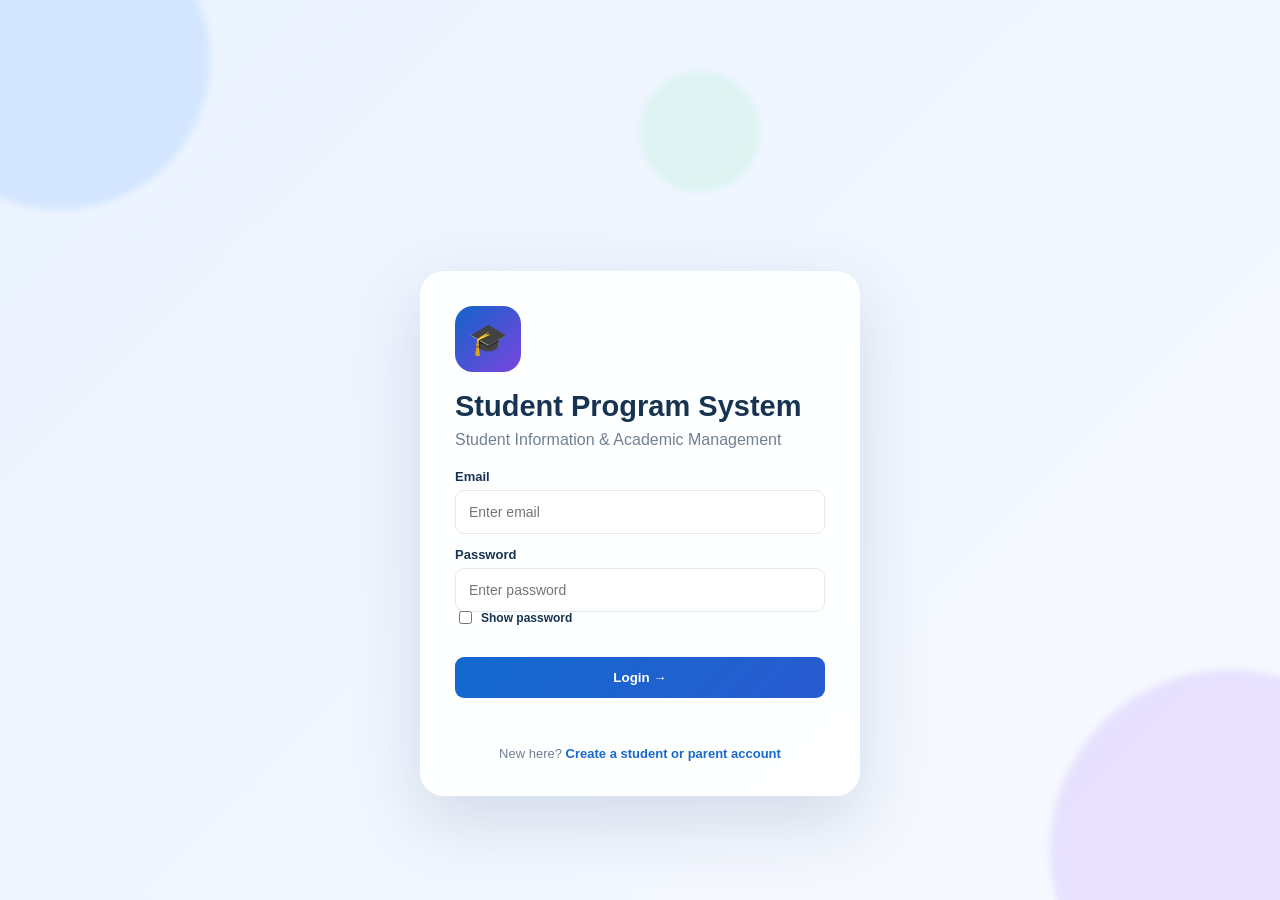
<file: index.html>
<!DOCTYPE html>
<html lang="en">
<head>
<meta charset="UTF-8">
<meta name="viewport" content="width=device-width, initial-scale=1.0">
<title>Student Program System</title>
<link rel="stylesheet" href="style.css">
</head>
<body class="login-body">
<div class="login-bg"><span></span><span></span><span></span></div>
<div class="login-card">
  <div class="logo-box">🎓</div>
  <h1>Student Program System</h1>
  <p class="sub">Student Information & Academic Management</p>
<form id="loginForm">
    <label>Email</label>
    <input id="email" type="email" placeholder="Enter email" required>
    <label>Password</label>
    <input id="password" type="password" placeholder="Enter password" required>
    <label style="display:flex;align-items:center;gap:6px;font-size:12px;margin:-4px 0 12px;cursor:pointer"><input type="checkbox" style="width:auto" onchange="document.getElementById('password').type=this.checked?'text':'password'"> Show password</label>
    <button class="btn primary full" type="submit">Login <span>→</span></button>
  </form>
  <div id="loginMsg" class="msg"></div>
  <p class="register-link">New here? <a href="register.html">Create a student or parent account</a></p>
</div>
<script src="script.js"></script>
</body>
</html>
</file>
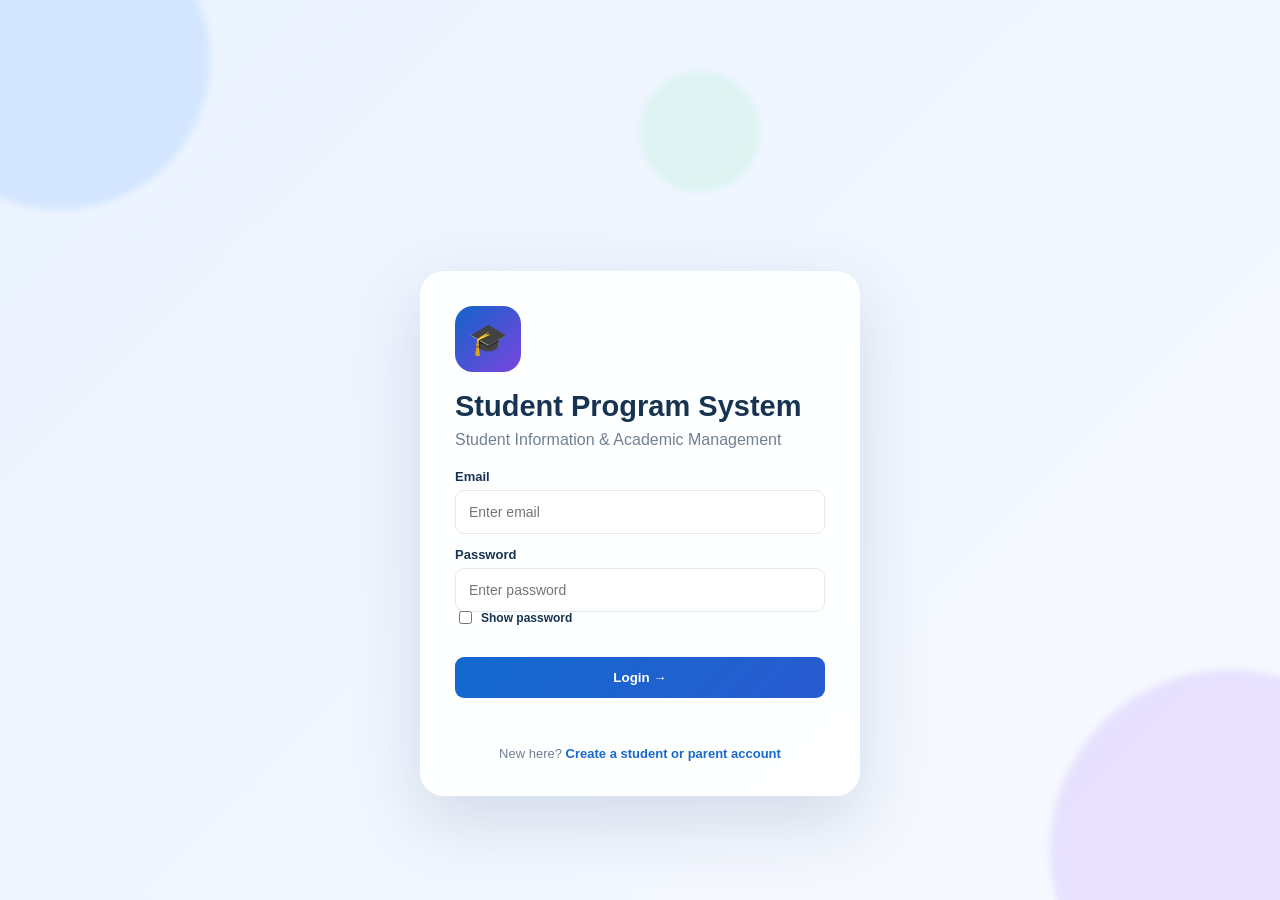
<file: admin.html>
<!DOCTYPE html>
<html lang="en">
<head>
<meta charset="UTF-8"><meta name="viewport" content="width=device-width,initial-scale=1.0">
<title>Student Program System - Admin</title><link rel="stylesheet" href="style.css">
</head>
<body>
<div class="app admin-app">
<aside class="sidebar">
  <div class="side-brand"><div class="mini-logo">🎓</div><div><b>STUDENT PROGRAM</b><small>SYSTEM</small></div></div>
  <div class="profile"><div class="avatar">AD</div><div><b id="adminSideName">Admin</b><small>Administrator</small></div></div>
  <div class="menu-label">ADMIN MENU</div>
  <button class="nav active" data-page="admin-dashboard"><span>📊</span>Dashboard</button>
  <button class="nav" data-page="students"><span>👨‍🎓</span>Students</button>
  <button class="nav" data-page="parents"><span>👪</span>Parents</button>
  <button class="nav" data-page="reports"><span>📄</span>Reports</button>
  <button class="nav" data-page="notices"><span>📢</span>Notices</button>
  <button class="nav" data-page="analytics"><span>📈</span>Analytics</button>
  <button class="nav" data-page="settings"><span>⚙️</span>Settings</button>
  <div class="side-bottom"><button class="nav" onclick="toggleDark()"><span>🌙</span>Dark Mode</button><button class="nav logout-side" onclick="logout()"><span>↪️</span>Logout</button></div>
</aside>
<main class="main"><header class="topbar"><button class="hamb" id="hamb">☰</button><div><h2 id="adminTitle">Admin Dashboard</h2><small>Manage students and academic reports</small></div><div class="top-user"><div class="top-avatar">AD</div><b>Administrator</b></div></header><section id="adminContent" class="content"></section></main>
</div><div id="toast"></div><script src="script.js"></script><script>initAdmin();</script>
</body></html>
</file>
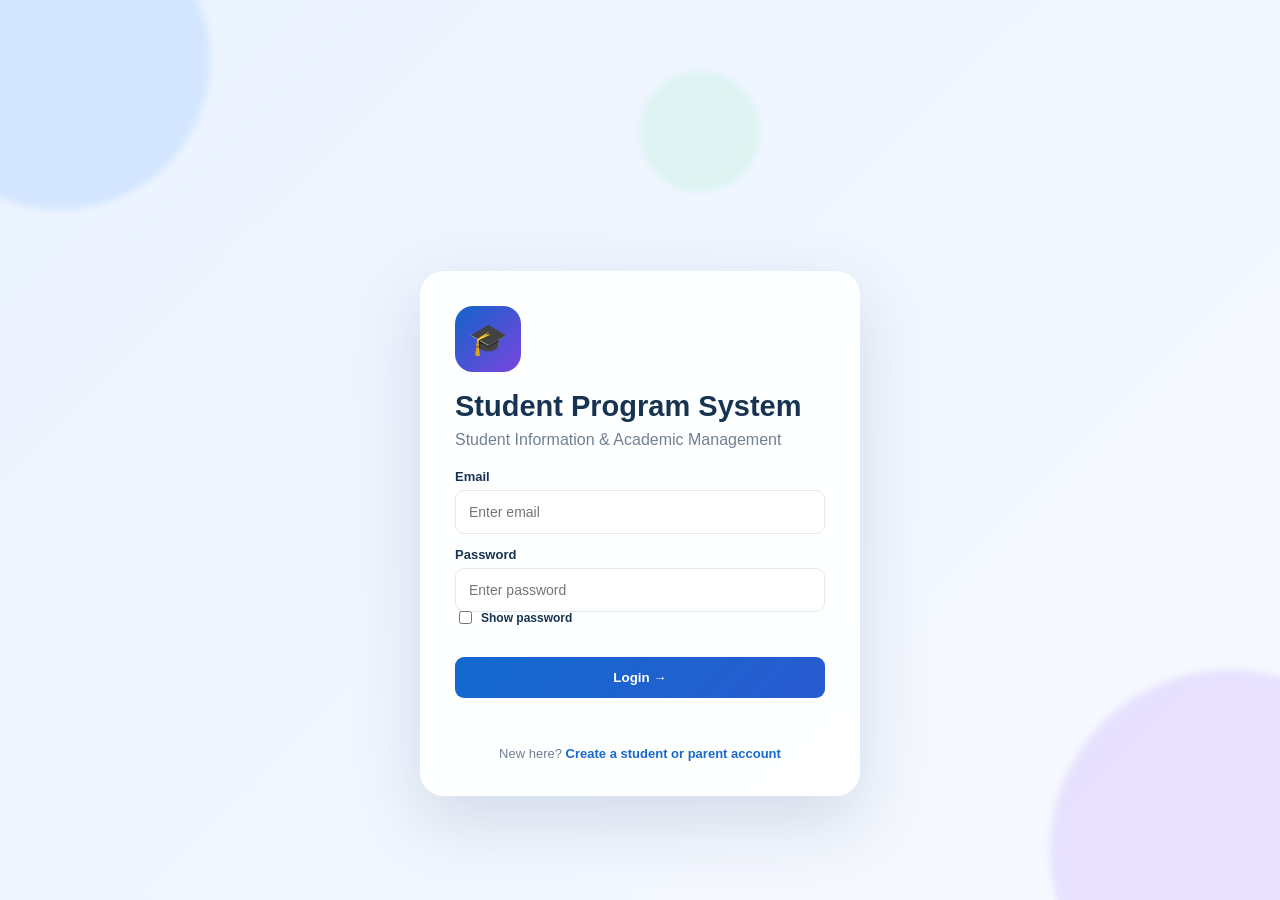
<file: dashboard.html>
<!DOCTYPE html>
<html lang="en">
<head>
<meta charset="UTF-8">
<meta name="viewport" content="width=device-width,initial-scale=1.0">
<title>Student Program System</title>
<link rel="stylesheet" href="style.css">
</head>
<body>
<div class="app">
<aside class="sidebar" id="sidebar">
  <div class="side-brand">
    <div class="mini-logo">🎓</div>
    <div><b>STUDENT PROGRAM</b><small>SYSTEM</small></div>
  </div>
  <div class="profile">
    <div class="avatar" id="avatar">UK</div>
    <div><b id="sideName">Student</b><small id="sideId">STU0001</small></div>
  </div>
  <div class="menu-label">MAIN MENU</div>
  <button class="nav active" data-page="dashboard"><span>🏠</span>Dashboard</button>
  <button class="nav" data-page="profile"><span>👤</span>My Profile</button>
  <button class="nav" data-page="academics"><span>📚</span>Academics</button>
  <button class="nav" data-page="attendance"><span>🗓️</span>Attendance</button>
  <button class="nav" data-page="results"><span>📊</span>Results</button>
  <div class="menu-label">STUDENT SERVICES</div>
  <button class="nav" data-page="fees"><span>💳</span>Fee Details</button>
  <button class="nav" data-page="timetable"><span>🕘</span>Time Table</button>
  <button class="nav" data-page="assignments"><span>📝</span>Assignments</button>
  <button class="nav" data-page="notices"><span>📢</span>Notices</button>
  <button class="nav" data-page="reports"><span>📄</span>Reports</button>
  <div class="side-bottom"><button class="nav" id="darkBtn"><span>🌙</span>Dark Mode</button><button class="nav logout-side" onclick="logout()"><span>↪️</span>Logout</button></div>
</aside>

<main class="main">
<header class="topbar">
  <button class="hamb" id="hamb">☰</button>
  <div><h2 id="pageTitle">Student Dashboard</h2><small>Welcome to Student Program System</small></div>
  <div class="top-user"><button class="bell">🔔</button><div class="top-avatar" id="topAvatar">UK</div><b id="topName">Uday Kiran</b></div>
</header>
<section id="content" class="content"></section>
</main>
</div>
<div id="toast"></div>
<script src="script.js"></script>
<script>initApp();</script>
</body>
</html>
</file>
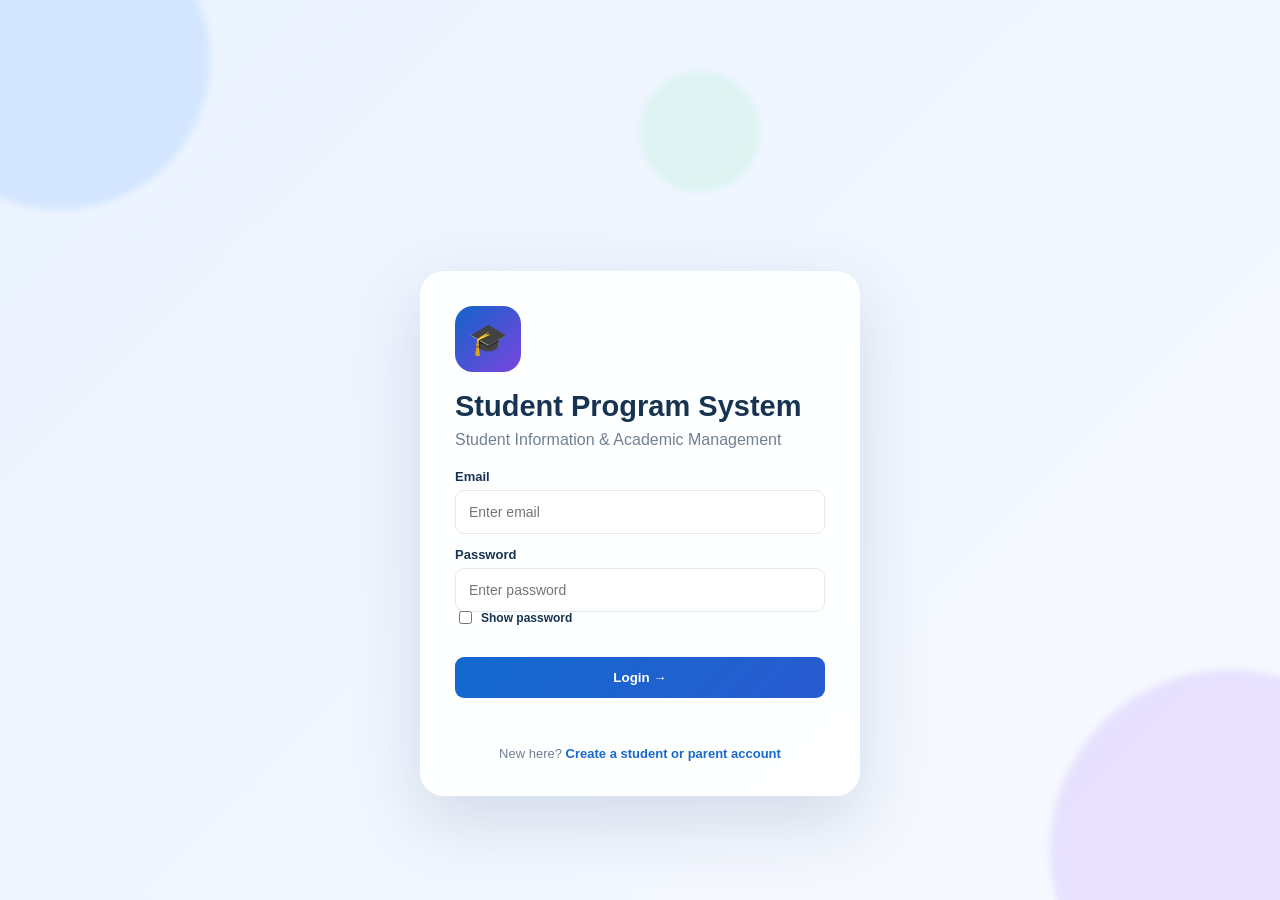
<file: parent.html>
<!DOCTYPE html>
<html lang="en">
<head>
<meta charset="UTF-8">
<meta name="viewport" content="width=device-width,initial-scale=1.0">
<title>Parent Dashboard - Student Program System</title>
<link rel="stylesheet" href="style.css">
</head>
<body>
<div class="app">
<aside class="sidebar">
  <div class="side-brand"><div class="mini-logo">🎓</div><div><b>STUDENT PROGRAM</b><small>SYSTEM</small></div></div>
  <div class="profile"><div class="avatar" id="parentAvatar">PA</div><div><b id="parentName">Parent</b><small>Parent Account</small></div></div>
  <div class="menu-label">PARENT MENU</div>
  <button class="nav active"><span>🏠</span>Dashboard</button>
  <button class="nav" onclick="parentReport()"><span>📊</span>Student Report</button>
  <button class="nav" onclick="parentNotices()"><span>📢</span>Notices</button>
  <div class="side-bottom"><button class="nav" onclick="toggleDark()"><span>🌙</span>Dark Mode</button><button class="nav logout-side" onclick="logout()"><span>↪️</span>Logout</button></div>
</aside>
<main class="main">
<header class="topbar"><div><h2>Parent Dashboard</h2><small>Monitor student academic progress</small></div><div class="top-user"><div class="top-avatar">PA</div><b id="parentTopName">Parent</b></div></header>
<section id="parentContent" class="content"></section>
</main>
</div>
<div id="toast"></div>
<script src="script.js"></script>
<script>initParent();</script>
</body>
</html>
</file>
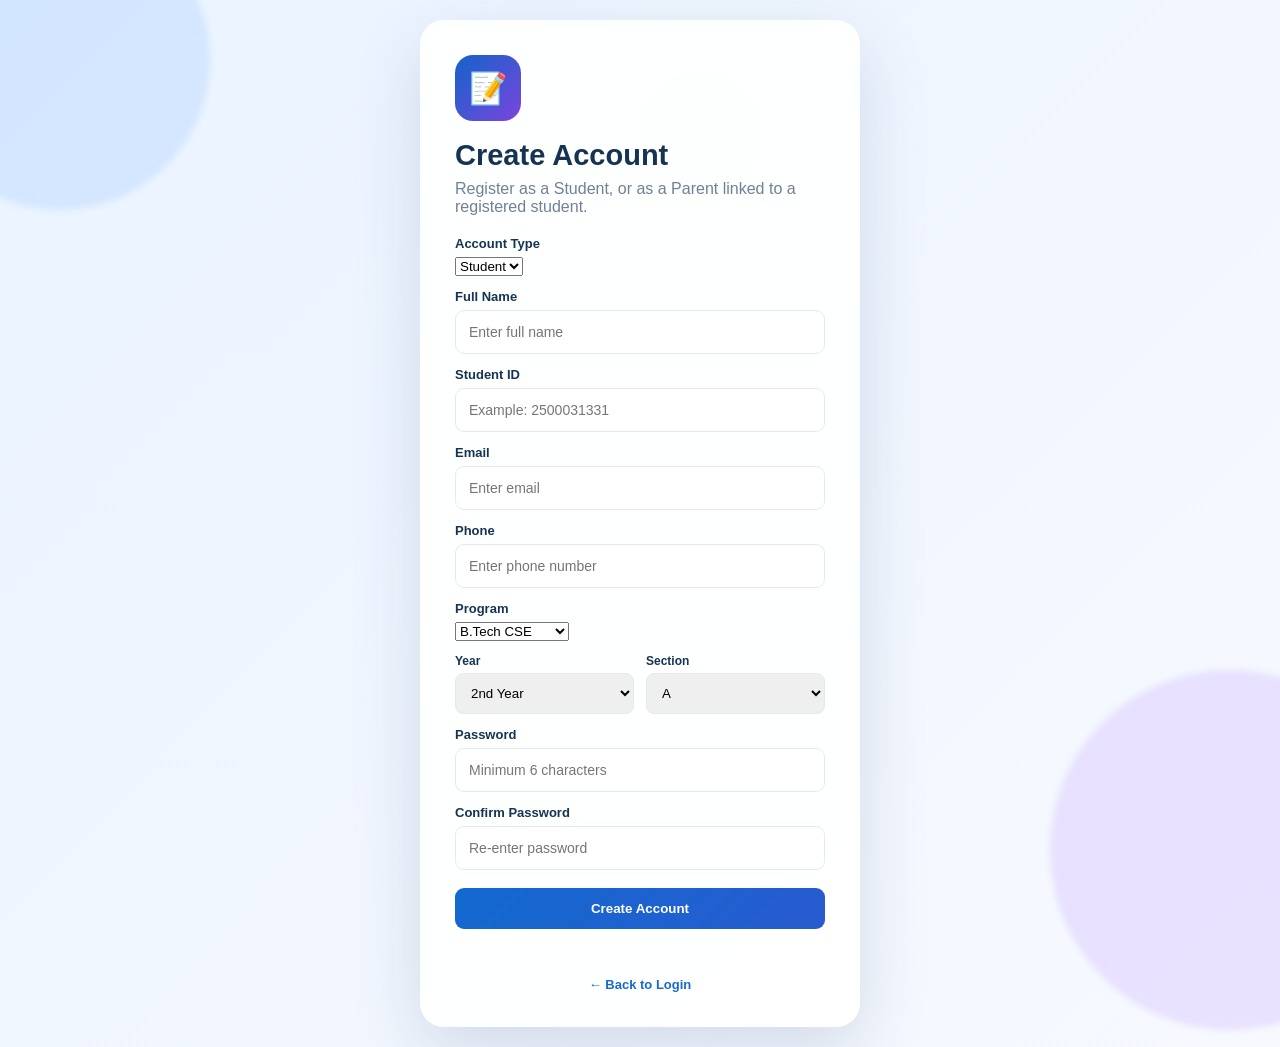
<file: register.html>
<!DOCTYPE html>
<html lang="en">
<head>
<meta charset="UTF-8">
<meta name="viewport" content="width=device-width,initial-scale=1.0">
<title>Register - Student Program System</title>
<link rel="stylesheet" href="style.css">
</head>
<body class="login-body">
<div class="login-bg"><span></span><span></span><span></span></div>
<div class="login-card register-card">
  <div class="logo-box">📝</div>
  <h1>Create Account</h1>
  <p class="sub">Register as a Student, or as a Parent linked to a registered student.</p>

  <form id="registerForm">
    <label>Account Type</label>
    <select id="regType"><option value="student">Student</option><option value="parent">Parent</option></select>

    <label>Full Name</label>
    <input id="regName" type="text" placeholder="Enter full name" required>

    <div class="stu-only"><label>Student ID</label>
    <input id="regId" type="text" placeholder="Example: 2500031331" required></div>

    <label>Email</label>
    <input id="regEmail" type="email" placeholder="Enter email" required>

    <label>Phone</label>
    <input id="regPhone" type="tel" placeholder="Enter phone number">

    <div class="stu-only"><label>Program</label>
    <select id="regProgram">
      <option>B.Tech CSE</option>
      <option>B.Tech ECE</option>
      <option>B.Tech EEE</option>
      <option>B.Tech AI & ML</option>
      <option>BCA</option>
    </select>

    <div class="form-grid">
      <div class="form-group">
        <label>Year</label>
        <select id="regYear">
          <option>1st Year</option>
          <option selected>2nd Year</option>
          <option>3rd Year</option>
          <option>4th Year</option>
        </select>
      </div>
      <div class="form-group">
        <label>Section</label>
        <select id="regSection">
          <option>A</option><option>B</option><option>C</option><option>D</option>
        </select>
      </div>
    </div></div>
    <div class="par-only" style="display:none"><label>Linked Student Email</label>
    <input id="regStudentEmail" type="email" placeholder="Email of the registered student"></div>
<label>Password</label>
    <input id="regPassword" type="password" minlength="6" placeholder="Minimum 6 characters" required>

    <label>Confirm Password</label>
    <input id="regConfirm" type="password" minlength="6" placeholder="Re-enter password" required>

    <button class="btn primary full" type="submit">Create Account</button>
  </form>
<div id="registerMsg" class="msg"></div>
  <p class="register-link"><a href="index.html">← Back to Login</a></p>
</div>
<script src="script.js"></script>
</body>
</html>
</file>
<file: style.css>
*{box-sizing:border-box} :root{--nav:#082e5c;--nav2:#0b3d78;--blue:#1769d1;--light:#f4f7fb;--card:#fff;--text:#163452;--muted:#708095;--line:#e3e9f1;--green:#149c6d;--orange:#d99018;--red:#d84a4a;--shadow:0 8px 24px rgba(26,58,95,.08)}
body{margin:0;font-family:Arial,Helvetica,sans-serif;background:var(--light);color:var(--text);overflow-x:hidden}.login-body{min-height:100vh;display:grid;place-items:center;background:linear-gradient(135deg,#eaf3ff,#f7f9ff);padding:20px}.login-bg span{position:fixed;border-radius:50%;filter:blur(3px);opacity:.45;animation:float 8s ease-in-out infinite}.login-bg span:nth-child(1){width:300px;height:300px;background:#b8d7ff;left:-90px;top:-90px}.login-bg span:nth-child(2){width:360px;height:360px;background:#d7c6ff;right:-130px;bottom:-130px;animation-delay:2s}.login-bg span:nth-child(3){width:120px;height:120px;background:#c9f2e2;left:50%;top:8%;animation-delay:4s}@keyframes float{50%{transform:translateY(-22px) scale(1.05)}}.login-card{width:min(440px,100%);padding:35px;border-radius:24px;background:rgba(255,255,255,.92);box-shadow:0 25px 70px rgba(30,62,100,.15);position:relative;animation:rise .7s ease}@keyframes rise{from{opacity:0;transform:translateY(25px)}to{opacity:1;transform:none}}.logo-box{width:66px;height:66px;border-radius:18px;background:linear-gradient(135deg,#1263c9,#7b45df);display:grid;place-items:center;color:#fff;font-size:31px;margin-bottom:18px}.login-card h1{margin:0;font-size:29px}.sub{color:var(--muted);margin:8px 0 20px}.demo{background:#eef6ff;border:1px solid #cfe2fb;padding:12px;border-radius:12px;font-size:13px;line-height:1.7;margin-bottom:18px}.demo code{background:#fff;padding:2px 5px;border-radius:4px}.login-card label{display:block;font-size:13px;font-weight:bold;margin:13px 0 6px}.login-card input{width:100%;padding:13px;border:1px solid var(--line);border-radius:9px;font-size:14px;outline:none}.login-card input:focus{border-color:#65a3e9;box-shadow:0 0 0 4px #dcecff}.btn{border:0;border-radius:9px;padding:13px 17px;font-weight:bold;cursor:pointer;transition:.2s}.btn:hover{transform:translateY(-2px)}.primary{color:white;background:linear-gradient(135deg,#1269cf,#285bd0)}.full{width:100%;margin-top:18px}.msg{min-height:20px;text-align:center;font-size:13px;font-weight:bold;margin-top:12px}.msg.error{color:var(--red)}.msg.ok{color:var(--green)}

.app{display:flex;min-height:100vh}.sidebar{width:224px;background:linear-gradient(180deg,#0a376b,#082c56);color:#fff;position:fixed;left:0;top:0;bottom:0;z-index:20;box-shadow:5px 0 20px rgba(0,0,0,.08);display:flex;flex-direction:column}.side-brand{padding:18px 12px;border-bottom:1px solid rgba(255,255,255,.1);display:flex;gap:9px;align-items:center}.mini-logo{width:37px;height:37px;background:#fff;border-radius:10px;display:grid;place-items:center;font-size:19px}.side-brand b{font-size:15px;display:block}.side-brand small{font-size:9px;opacity:.7;letter-spacing:1px}.profile{padding:17px 12px;background:rgba(255,255,255,.04);display:flex;gap:10px;align-items:center}.avatar{width:43px;height:43px;background:#fff;color:#163d6d;border-radius:50%;display:grid;place-items:center;font-weight:bold}.profile b{display:block;font-size:13px}.profile small{opacity:.7;font-size:11px}.menu-label{font-size:9px;color:#9eb9d8;margin:17px 15px 7px;letter-spacing:.7px}.nav{margin:2px 6px;width:calc(100% - 12px);background:transparent;border:0;color:#e9f2fd;padding:11px 12px;text-align:left;border-radius:7px;cursor:pointer;font-size:14px;display:flex;gap:11px;align-items:center}.nav:hover,.nav.active{background:#15538f}.nav.active{box-shadow:inset 3px 0 #53a0ff}.side-bottom{margin-top:auto;padding-bottom:10px}.logout-side{color:#ffd3d3}.main{margin-left:224px;width:calc(100% - 224px);min-height:100vh}.topbar{height:78px;background:#fff;border-bottom:1px solid var(--line);display:flex;align-items:center;justify-content:space-between;padding:0 25px;position:sticky;top:0;z-index:10}.topbar h2{margin:0;font-size:21px}.topbar small{color:var(--muted);font-size:11px}.top-user{display:flex;align-items:center;gap:10px;font-size:14px}.top-avatar{width:34px;height:34px;border-radius:50%;background:#eef3f9;display:grid;place-items:center;color:#23466d;font-weight:bold}.bell{border:1px solid var(--line);background:#fff;padding:9px;border-radius:8px}.hamb{display:none}.content{padding:20px 25px 45px;animation:fade .4s ease}@keyframes fade{from{opacity:0;transform:translateY(7px)}to{opacity:1;transform:none}}.hero{background:linear-gradient(110deg,#0c3c76,#1768c7);color:#fff;border-radius:10px;padding:24px 27px;display:flex;justify-content:space-between;align-items:center;box-shadow:var(--shadow);margin-bottom:18px}.hero h1{margin:0 0 8px;font-size:25px}.hero p{margin:0;opacity:.82;font-size:13px}.hero-icon{font-size:55px;opacity:.85}.cards{display:grid;grid-template-columns:repeat(4,1fr);gap:14px;margin-bottom:18px}.stat{background:#fff;border:1px solid var(--line);border-radius:9px;padding:17px;box-shadow:var(--shadow);transition:.25s}.stat:hover{transform:translateY(-4px)}.stat .ico{font-size:22px}.stat b{display:block;font-size:25px;margin-top:8px}.stat small{color:var(--muted)}.grid{display:grid;grid-template-columns:2fr 1fr;gap:18px;margin-bottom:18px}.panel{background:#fff;border:1px solid var(--line);border-radius:9px;padding:18px;box-shadow:var(--shadow)}.panel-title{display:flex;justify-content:space-between;align-items:center;border-bottom:1px solid var(--line);padding-bottom:12px;margin-bottom:14px}.panel-title h3{margin:0;font-size:17px}.panel-title p{margin:4px 0 0;color:var(--muted);font-size:12px}.chart{height:230px;display:flex;align-items:flex-end;gap:16px;padding:20px 10px 5px;border-bottom:1px solid #dfe5ec}.bar-col{flex:1;height:100%;display:flex;align-items:flex-end;justify-content:center;position:relative}.bar{width:65%;background:#1769d1;border-radius:6px 6px 0 0;min-height:10px;animation:grow .8s ease}.bar-col label{position:absolute;bottom:-24px;color:#7c8795;font-size:11px}.bar-col em{position:absolute;top:-4px;font-size:11px;color:#64748b;font-style:normal}.notice{padding:13px;background:#f7faff;border-left:4px solid #1670d2;margin:9px 0;font-size:13px}.notice b{display:block;margin-bottom:5px}.notice span{color:#617084}.table-wrap{overflow:auto}.data-table{width:100%;border-collapse:collapse;font-size:13px}.data-table th{background:#f4f6f9;text-align:left;color:#566578;padding:12px}.data-table td{padding:12px;border-bottom:1px solid #edf0f4}.badge{padding:5px 10px;border-radius:20px;font-size:11px;font-weight:bold;background:#e5f6ee;color:#159263;display:inline-block}.badge.warn{background:#fff3d8;color:#a87312}.badge.red{background:#ffe3e3;color:#c13e3e}.subject-grid{display:grid;grid-template-columns:repeat(2,1fr);gap:12px}.subject{border:1px solid var(--line);border-radius:9px;padding:14px;transition:.2s}.subject:hover{transform:translateY(-3px);box-shadow:var(--shadow)}.subject b{display:block;margin-bottom:5px}.subject small{color:var(--muted)}.progress{height:7px;background:#e9eef5;border-radius:10px;margin-top:10px;overflow:hidden}.progress i{display:block;height:100%;background:#1769d1;border-radius:10px}.profile-grid{display:grid;grid-template-columns:1fr 1fr;gap:14px}.info{padding:15px;background:#f8fafc;border-radius:8px}.info small{display:block;color:var(--muted);margin-bottom:5px}.big-result{display:grid;grid-template-columns:repeat(3,1fr);gap:14px}.result-box{text-align:center;padding:22px;border-radius:10px;background:#f6f9fd}.result-box b{font-size:28px;display:block;color:#1769d1}.result-box span{color:var(--muted);font-size:12px}.search{padding:11px 12px;border:1px solid var(--line);border-radius:8px;outline:0;width:260px}.toolbar{display:flex;justify-content:space-between;gap:10px;align-items:center;margin-bottom:14px}.form-grid{display:grid;grid-template-columns:1fr 1fr;gap:12px}.form-group label{display:block;font-size:12px;font-weight:bold;margin-bottom:5px}.form-group input,.form-group select,.form-group textarea{width:100%;padding:11px;border:1px solid var(--line);border-radius:8px}.form-group.full{grid-column:1/-1}.actions{display:flex;gap:8px}.small-btn{padding:8px 11px;border:0;border-radius:7px;cursor:pointer;font-weight:bold}.blue{background:#e5f0ff;color:#1260b8}.red{background:#ffe6e6;color:#b73737}@keyframes grow{from{height:0}}

body.dark{--light:#0d1726;--card:#142238;--text:#e9f1fb;--muted:#9eb0c7;--line:#263952}body.dark .topbar,body.dark .panel,body.dark .stat,body.dark .subject,body.dark .info,body.dark .login-card{background:#142238;color:#e9f1fb}body.dark .data-table th{background:#1b2b42}body.dark .notice,body.dark .result-box{background:#182b44}body.dark .top-avatar,body.dark .bell{background:#1a2a40;color:#fff}
@media(max-width:900px){.sidebar{transform:translateX(-100%);transition:.25s}.sidebar.open{transform:none}.main{margin-left:0;width:100%}.hamb{display:block;border:0;background:#fff;font-size:21px;margin-right:12px}.topbar>div:first-of-type{margin-right:auto}.cards{grid-template-columns:repeat(2,1fr)}.grid{grid-template-columns:1fr}.content{padding:15px}.topbar{padding:0 15px}.top-user b,.bell{display:none}}
@media(max-width:600px){.cards,.subject-grid,.profile-grid,.big-result,.form-grid{grid-template-columns:1fr}.hero-icon{display:none}.topbar h2{font-size:17px}.top-user{display:none}.toolbar{align-items:stretch;flex-direction:column}.search{width:100%}}

.register-link{text-align:center;margin:16px 0 0;color:var(--muted);font-size:13px}.register-link a{color:#1769d1;font-weight:bold;text-decoration:none}.register-card{max-width:560px}.register-card .form-grid{margin-top:0}.register-card .form-group label{margin-top:13px}
#toast{position:fixed;right:22px;bottom:22px;background:#163f6f;color:#fff;padding:12px 17px;border-radius:9px;box-shadow:0 10px 30px #0002;opacity:0;transform:translateY(15px);pointer-events:none;transition:.25s;z-index:99;font-size:13px}#toast.show{opacity:1;transform:none}

.btn.alt{background:#e8f0fb;color:#1769d1}
body.dark .btn.alt{background:#1d3250;color:#9cc4ff}
.search{width:100%;padding:11px;margin:4px 0 14px;border:1px solid var(--line);border-radius:8px;background:var(--card);color:var(--text)}
.table-wrap{overflow-x:auto}
@media print{.sidebar,.topbar,.no-print,.hamb{display:none!important}.main{margin:0!important;width:100%!important}.content{padding:0!important}}
</file>
